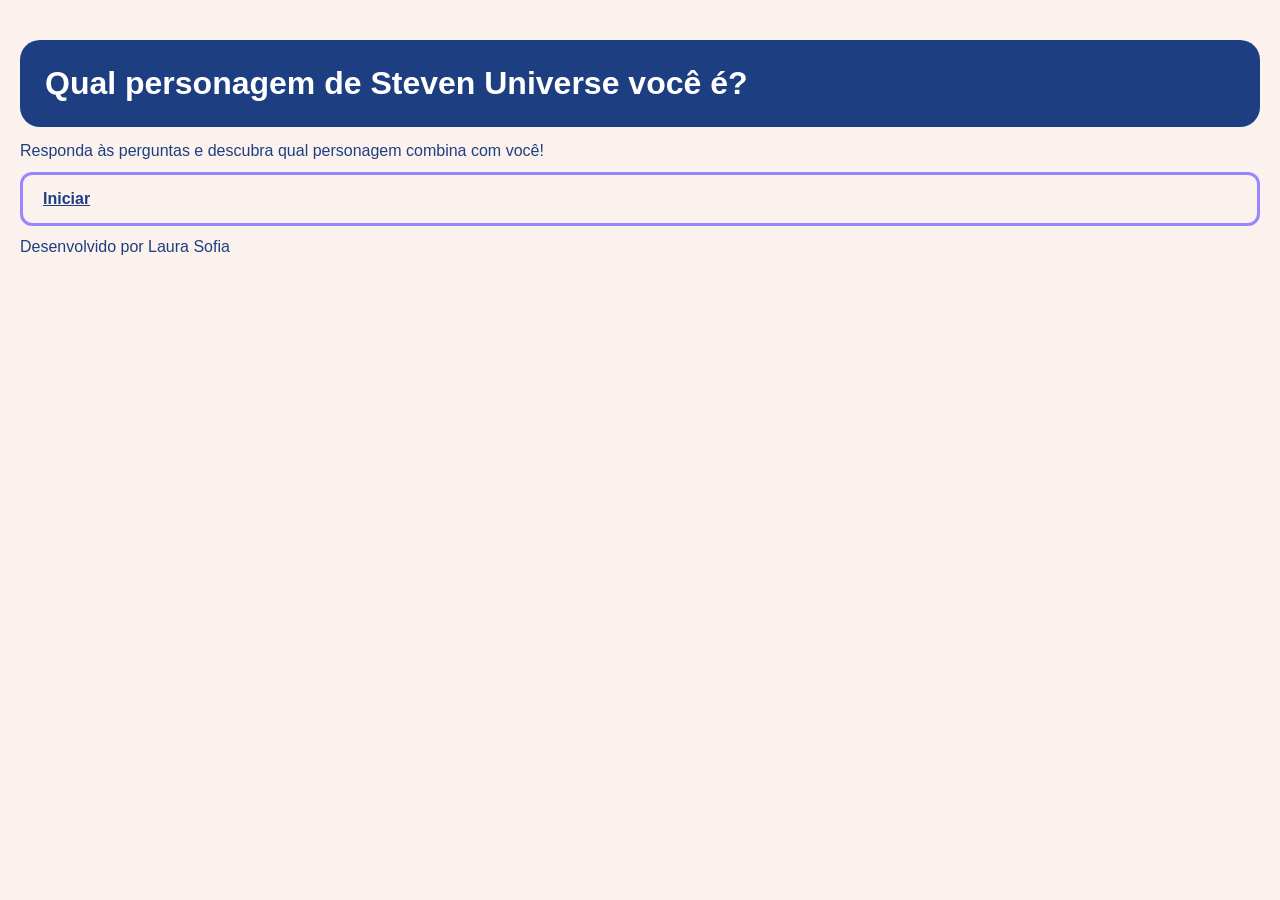
<file: index.html>
<!DOCTYPE html>
<html lang="pt-BR">

<head>
    <meta charset="UTF-8">
    <meta name="viewport" content="width=device-width, initial-scale=1.0">
    <title>Qual personagem de Steven Universe você é?</title>
    <link rel="stylesheet" href="style.css">
</head>
<body>
    <header>
        <h1>Qual personagem de Steven Universe você é?
        </h1>
    </header>   
    <p class="instrucoes">Responda às perguntas e descubra qual personagem combina com você!</p>
   <a href="quiz.html" class="botao-inicio">Iniciar</a>
    <footer>
        <p>Desenvolvido por Laura Sofia</p>
</file>
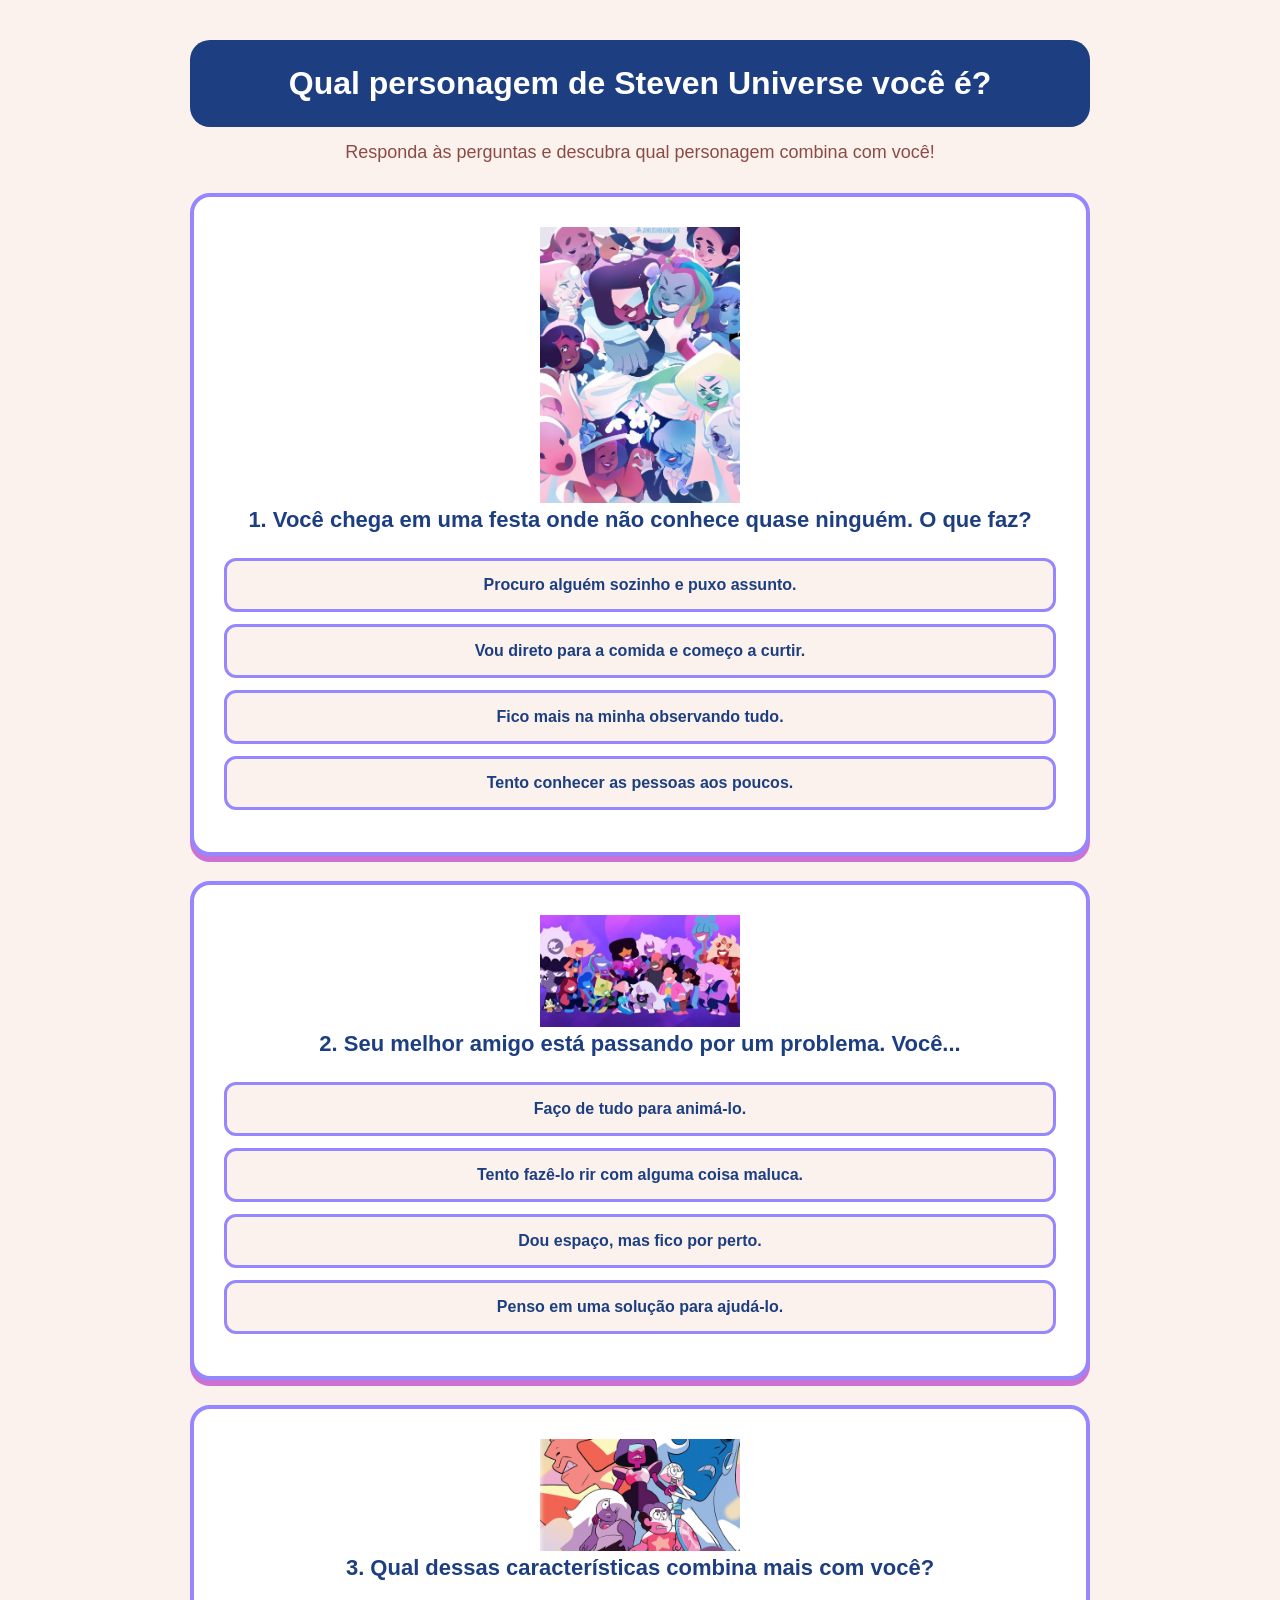
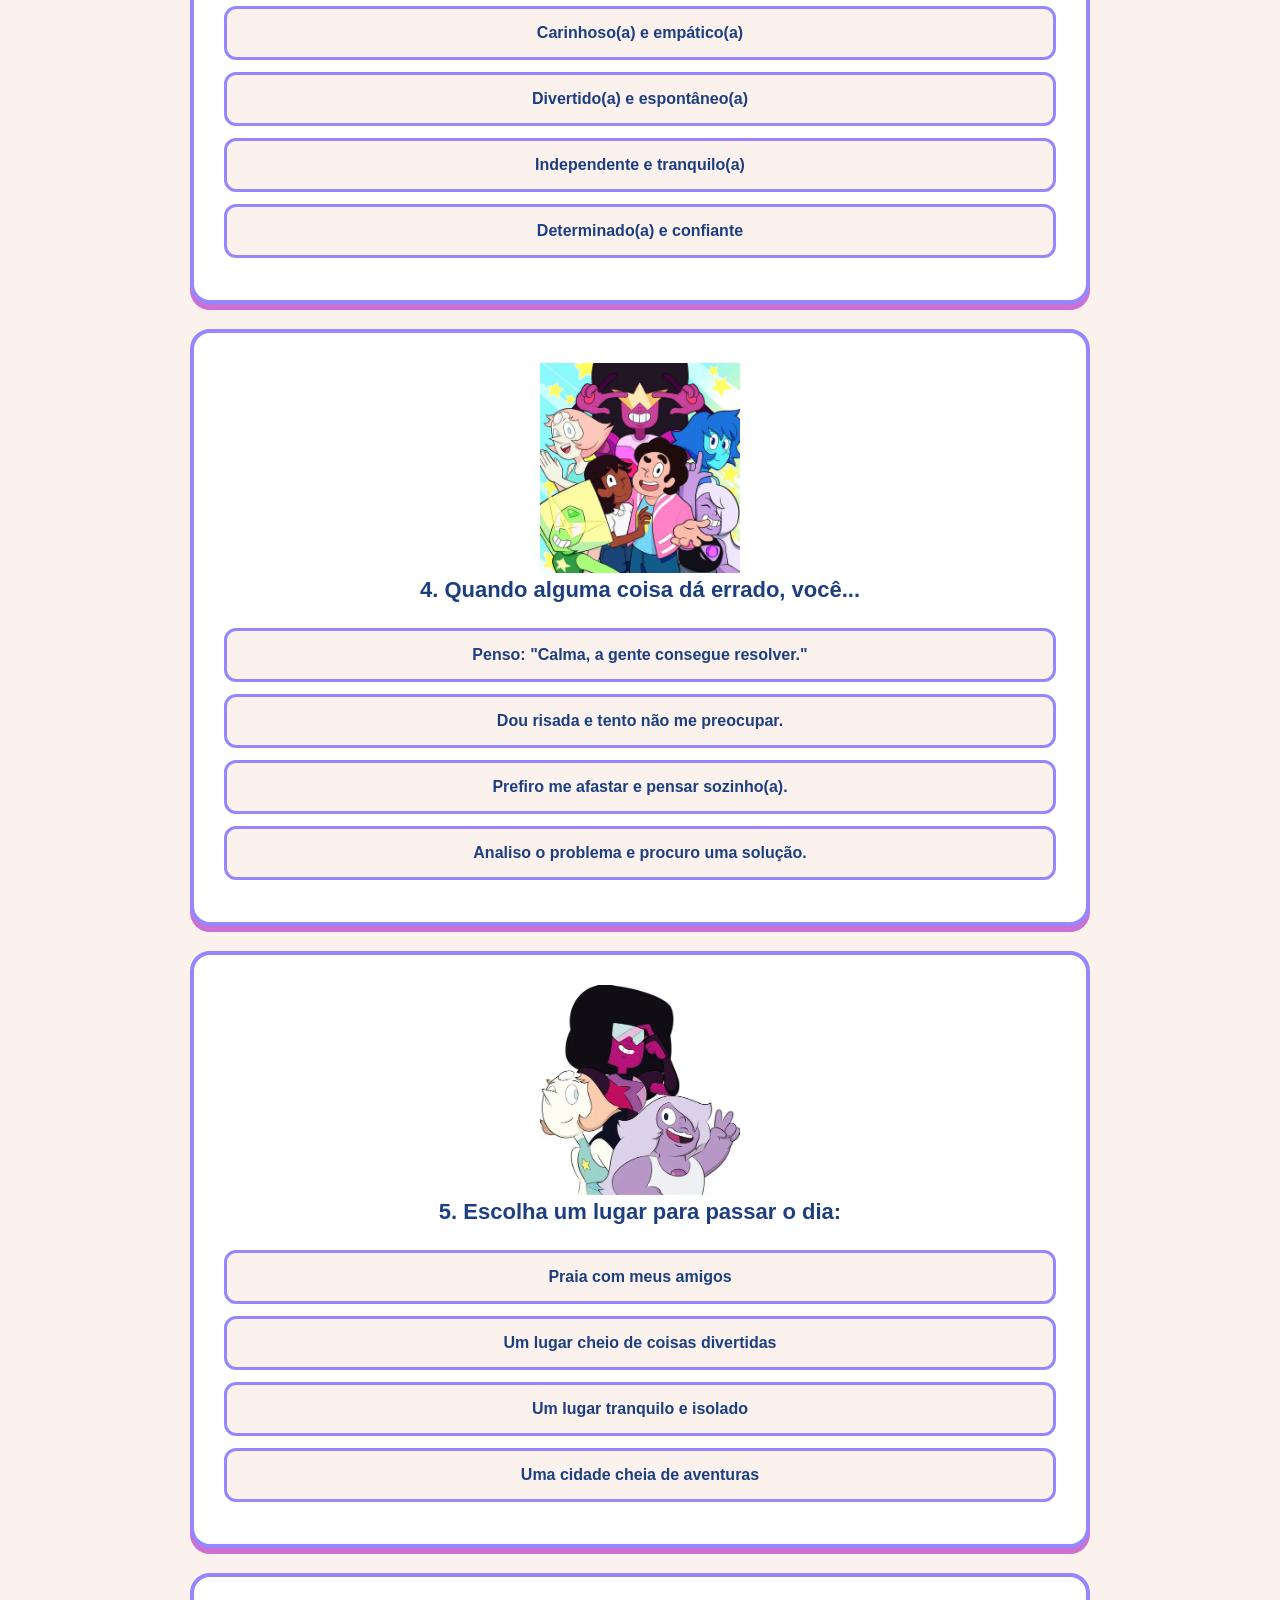
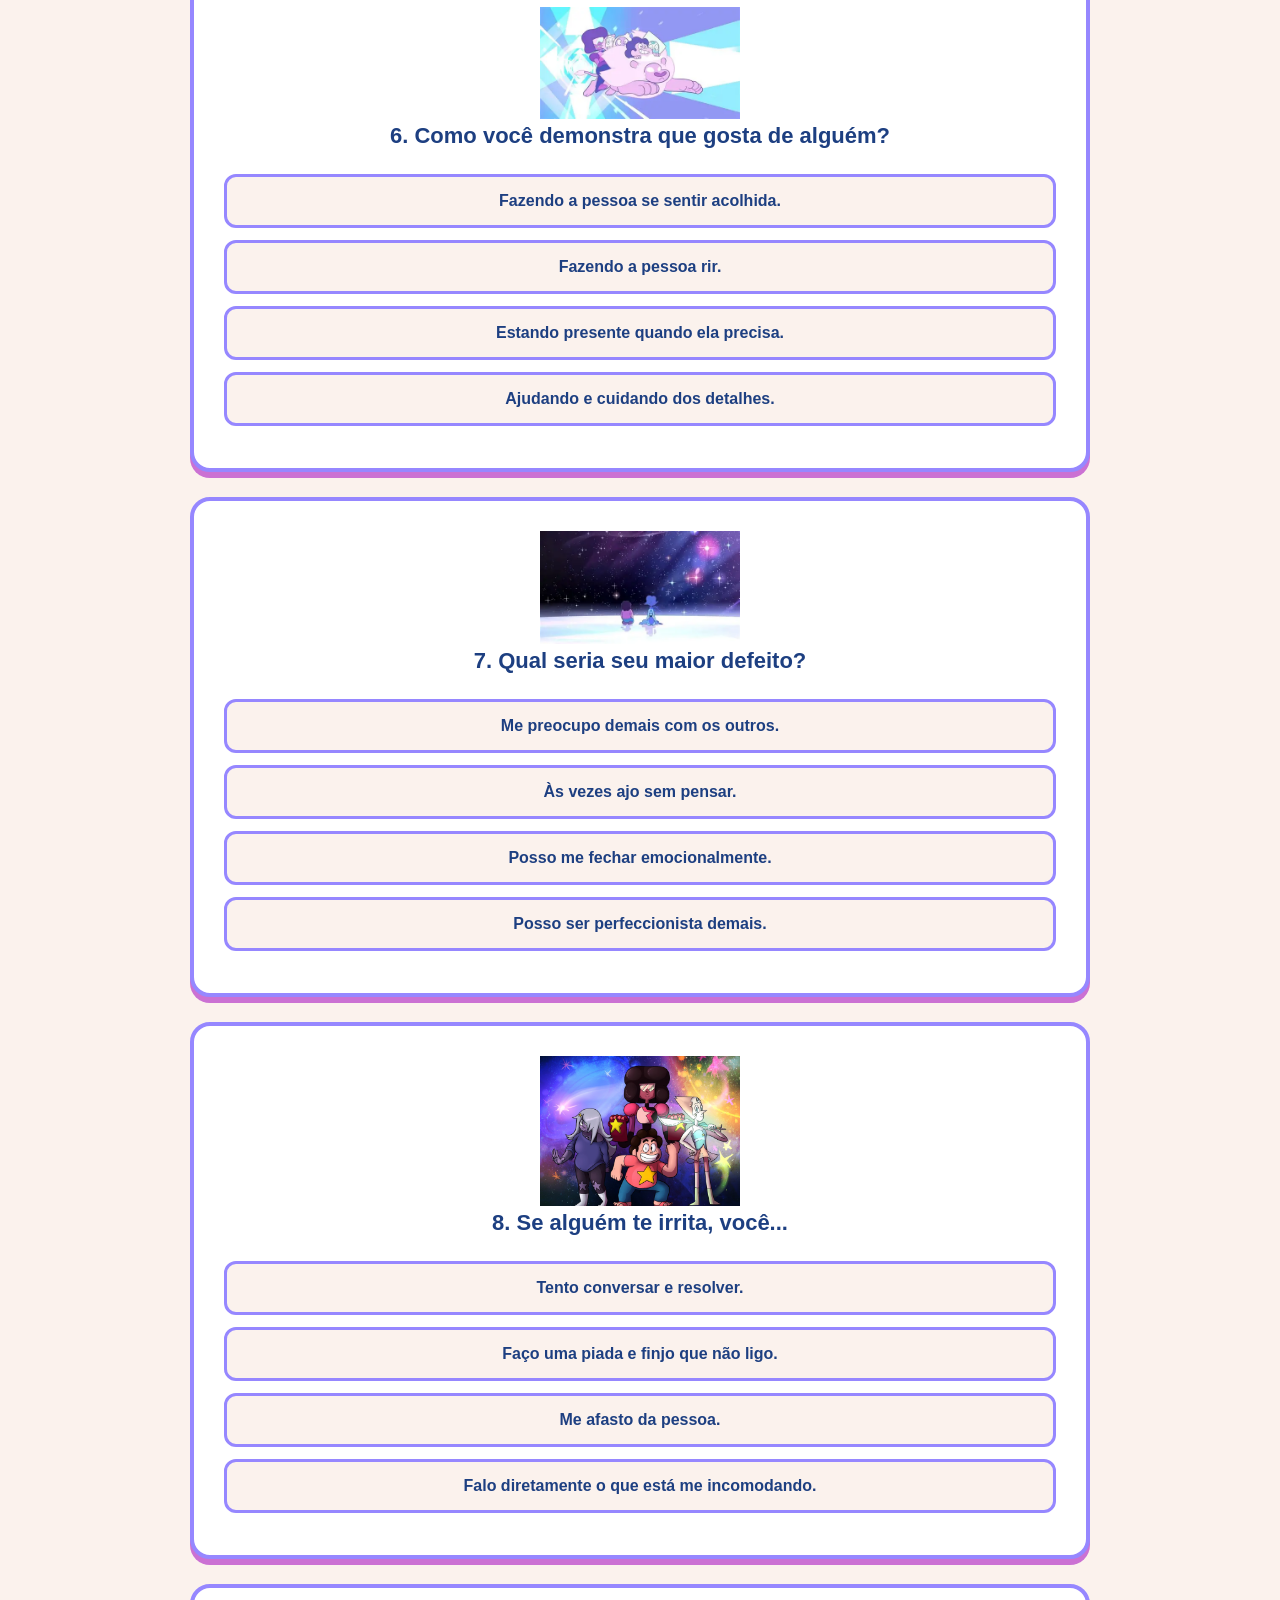
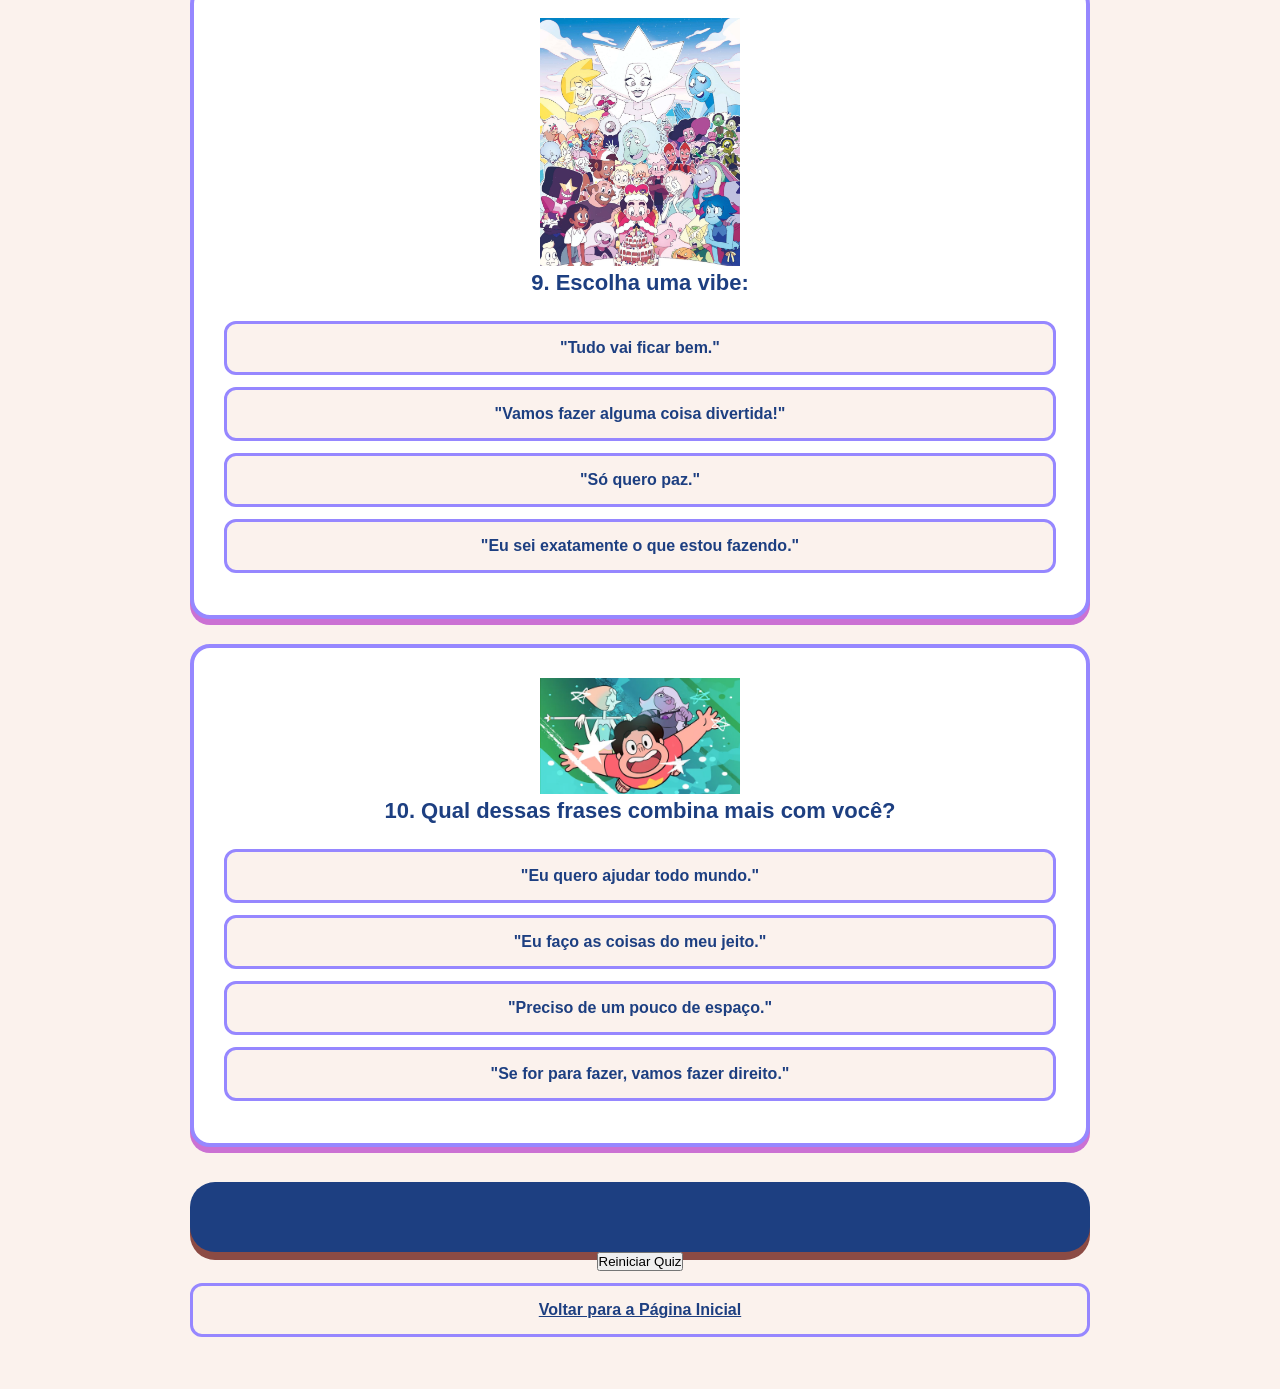
<file: quiz.html>
<!DOCTYPE html>
<html lang="pt-BR">

<head>
    <meta charset="UTF-8">
    <meta name="viewport" content="width=device-width, initial-scale=1.0">
    <title>Qual personagem de Steven Universe você é?</title>
    <link rel="stylesheet" href="style.css">
</head>

<body>

    <main>

        <h1>Qual personagem de Steven Universe você é?</h1>
        <p>Responda às perguntas e descubra qual personagem combina com você!</p>

        <section class="pergunta">
            <img src="./img/1.png" alt="Steven Universe" style="width: 200px; height: auto;">
            <h2>1. Você chega em uma festa onde não conhece quase ninguém. O que faz?</h2>

            <button onclick="responder('Steven', 1, this)">
                Procuro alguém sozinho e puxo assunto.
            </button>

            <button onclick="responder('Amethyst', 1, this)">
                Vou direto para a comida e começo a curtir.
            </button>

            <button onclick="responder('Lapis', 1, this)">
                Fico mais na minha observando tudo.
            </button>

            <button onclick="responder('Pearl', 1, this)">
                Tento conhecer as pessoas aos poucos.
            </button>
        </section>


        <section class="pergunta">
            <img src="./img/2.png" alt="Amethyst" style="width: 200px; height: auto;">
            <h2>2. Seu melhor amigo está passando por um problema. Você...</h2>

            <button onclick="responder('Steven', 2, this)">
                Faço de tudo para animá-lo.
            </button>

            <button onclick="responder('Amethyst', 2, this)">
                Tento fazê-lo rir com alguma coisa maluca.
            </button>

            <button onclick="responder('Lapis', 2, this)">
                Dou espaço, mas fico por perto.
            </button>

            <button onclick="responder('Pearl', 2, this)">
                Penso em uma solução para ajudá-lo.
            </button>
        </section>


        <section class="pergunta">
            <img src="./img/3.png" alt="Lapis Lazuli" style="width: 200px; height: auto;">
            <h2>3. Qual dessas características combina mais com você?</h2>

            <button onclick="responder('Steven', 3, this)">
                Carinhoso(a) e empático(a)
            </button>

            <button onclick="responder('Amethyst', 3, this)">
                Divertido(a) e espontâneo(a)
            </button>

            <button onclick="responder('Lapis', 3, this)">
                Independente e tranquilo(a)
            </button>

            <button onclick="responder('Garnet', 3, this)">
                Determinado(a) e confiante
            </button>
        </section>


        <section class="pergunta">
            <img src="./img/4.png" alt="Pearl" style="width: 200px; height: auto;">
            <h2>4. Quando alguma coisa dá errado, você...</h2>

            <button onclick="responder('Steven', 4, this)">
                Penso: "Calma, a gente consegue resolver."
            </button>

            <button onclick="responder('Amethyst', 4, this)">
                Dou risada e tento não me preocupar.
            </button>

            <button onclick="responder('Lapis', 4, this)">
                Prefiro me afastar e pensar sozinho(a).
            </button>

            <button onclick="responder('Pearl', 4, this)">
                Analiso o problema e procuro uma solução.
            </button>
        </section>


        <section class="pergunta">
            <img src="./img/5.png" alt="Garnet" style="width: 200px; height: auto;">
            <h2>5. Escolha um lugar para passar o dia:</h2>

            <button onclick="responder('Steven', 5, this)">
                Praia com meus amigos
            </button>

            <button onclick="responder('Amethyst', 5, this)">
                Um lugar cheio de coisas divertidas
            </button>

            <button onclick="responder('Lapis', 5, this)">
                Um lugar tranquilo e isolado
            </button>

            <button onclick="responder('Garnet', 5, this)">
                Uma cidade cheia de aventuras
            </button>
        </section>


        <section class="pergunta">
            <img src="./img/6.png" alt="Steven Universe" style="width: 200px; height: auto;">
            <h2>6. Como você demonstra que gosta de alguém?</h2>

            <button onclick="responder('Steven', 6, this)">
                Fazendo a pessoa se sentir acolhida.
            </button>

            <button onclick="responder('Amethyst', 6, this)">
                Fazendo a pessoa rir.
            </button>

            <button onclick="responder('Lapis', 6, this)">
                Estando presente quando ela precisa.
            </button>

            <button onclick="responder('Pearl', 6, this)">
                Ajudando e cuidando dos detalhes.
            </button>
        </section>


        <section class="pergunta">
            <img src="./img/7.png" alt="Amethyst" style="width: 200px; height: auto;">
            <h2>7. Qual seria seu maior defeito?</h2>

            <button onclick="responder('Steven', 7, this)">
                Me preocupo demais com os outros.
            </button>

            <button onclick="responder('Amethyst', 7, this)">
                Às vezes ajo sem pensar.
            </button>

            <button onclick="responder('Lapis', 7, this)">
                Posso me fechar emocionalmente.
            </button>

            <button onclick="responder('Pearl', 7, this)">
                Posso ser perfeccionista demais.
            </button>
        </section>


        <section class="pergunta">
            <img src="./img/8.png" alt="Lapis Lazuli" style="width: 200px; height: auto;">
            <h2>8. Se alguém te irrita, você...</h2>

            <button onclick="responder('Steven', 8, this)">
                Tento conversar e resolver.
            </button>

            <button onclick="responder('Amethyst', 8, this)">
                Faço uma piada e finjo que não ligo.
            </button>

            <button onclick="responder('Lapis', 8, this)">
                Me afasto da pessoa.
            </button>

            <button onclick="responder('Garnet', 8, this)">
                Falo diretamente o que está me incomodando.
            </button>
        </section>


        <section class="pergunta">
            <img src="./img/9.png" alt="Pearl" style="width: 200px; height: auto;">
            <h2>9. Escolha uma vibe:</h2>

            <button onclick="responder('Steven', 9, this)">
                "Tudo vai ficar bem."
            </button>

            <button onclick="responder('Amethyst', 9, this)">
                "Vamos fazer alguma coisa divertida!"
            </button>

            <button onclick="responder('Lapis', 9, this)">
                "Só quero paz."
            </button>

            <button onclick="responder('Garnet', 9, this)">
                "Eu sei exatamente o que estou fazendo."
            </button>
        </section>


        <section class="pergunta">
            <img src="./img/10.png" alt="Garnet" style="width: 200px; height: auto;">
            <h2>10. Qual dessas frases combina mais com você?</h2>

            <button onclick="responder('Steven', 10, this)">
                "Eu quero ajudar todo mundo."
            </button>

            <button onclick="responder('Amethyst', 10, this)">
                "Eu faço as coisas do meu jeito."
            </button>

            <button onclick="responder('Lapis', 10, this)">
                "Preciso de um pouco de espaço."
            </button>

            <button onclick="responder('Garnet', 10, this)">
                "Se for para fazer, vamos fazer direito."
            </button>
        </section>


        <section id="resultado">
        </section>
        <button location.href="index.html" id="reiniciar">Reiniciar Quiz</button>
        <a href="index.html" id="voltar">Voltar para a Página Inicial</a>


    </main>

    <script src="script.js"></script>

</body>
</html>
</file>
<file: style.css>
/* =========================
   PALETA
========================= */

:root {
    --marrom: #8C4B44;
    --creme: #FBF2ED;
    --azul: #1D3F81;
    --roxo: #9687FF;
    --rosa: #CB71D3;
}

/* =========================
   CONFIGURAÇÃO GERAL
========================= */

* {
    margin: 0;
    padding: 0;
    box-sizing: border-box;
}

body {
    font-family: Arial, sans-serif;
    background: var(--creme);
    color: var(--azul);
    min-height: 100vh;
    padding: 40px 20px;
}

/* =========================
   CONTEÚDO PRINCIPAL
========================= */

main {
    max-width: 900px;
    margin: auto;
    text-align: center;
}

/* TÍTULO */

h1 {
    background: var(--azul);
    color: white;
    padding: 25px;
    border-radius: 20px;
    margin-bottom: 15px;
    font-size: 32px;
}

/* TEXTO */

main > p {
    font-size: 18px;
    color: var(--marrom);
    margin-bottom: 30px;
}

/* =========================
   PERGUNTAS
========================= */

.pergunta {
    background: white;
    padding: 30px;
    margin-bottom: 25px;
    border-radius: 20px;
    border: 4px solid var(--roxo);
    box-shadow: 0 6px 0 var(--rosa);
}

.pergunta h2 {
    color: var(--azul);
    font-size: 22px;
    margin-bottom: 25px;
}

/* =========================
   BOTÕES
========================= */

.pergunta button {
    display: block;
    width: 100%;
    padding: 15px 20px;
    margin: 12px 0;

    background: var(--creme);
    color: var(--azul);

    border: 3px solid var(--roxo);
    border-radius: 12px;

    font-size: 16px;
    font-weight: bold;

    cursor: pointer;
    transition: 0.2s;
}

/* EFEITO AO PASSAR O MOUSE */

.pergunta button:hover {
    background: var(--roxo);
    color: white;
    transform: scale(1.02);
}

/* RESPOSTA ESCOLHIDA */

.pergunta button.selecionado {
    background: var(--rosa);
    color: white;
    border-color: var(--marrom);
}

/* =========================
   RESULTADO
========================= */

#resultado {
    margin-top: 35px;
    padding: 35px;

    background: var(--azul);
    color: white;

    border-radius: 25px;

    box-shadow: 0 8px 0 var(--marrom);
}

#resultado h2 {
    font-size: 30px;
    margin-bottom: 15px;
}

#resultado p {
    font-size: 18px;
    line-height: 1.6;
}

/* =========================
   RESPONSIVIDADE
========================= */

@media (max-width: 600px) {

    body {
        padding: 20px 10px;
    }

    h1 {
        font-size: 25px;
    }

    .pergunta {
        padding: 20px;
    }

    .pergunta h2 {
        font-size: 19px;
    }

    .pergunta button {
        font-size: 14px;
        
    }
    

}
a {
    text-decoration: underline;
    display: block;
    width: 100%;
    padding: 15px 20px;
    margin: 12px 0;

    background: var(--creme);
    color: var(--azul);

    border: 3px solid var(--roxo);
    border-radius: 12px;

    font-size: 16px;
    font-weight: bold;

    cursor: pointer;
    transition: 0.2s;
}
</file>
